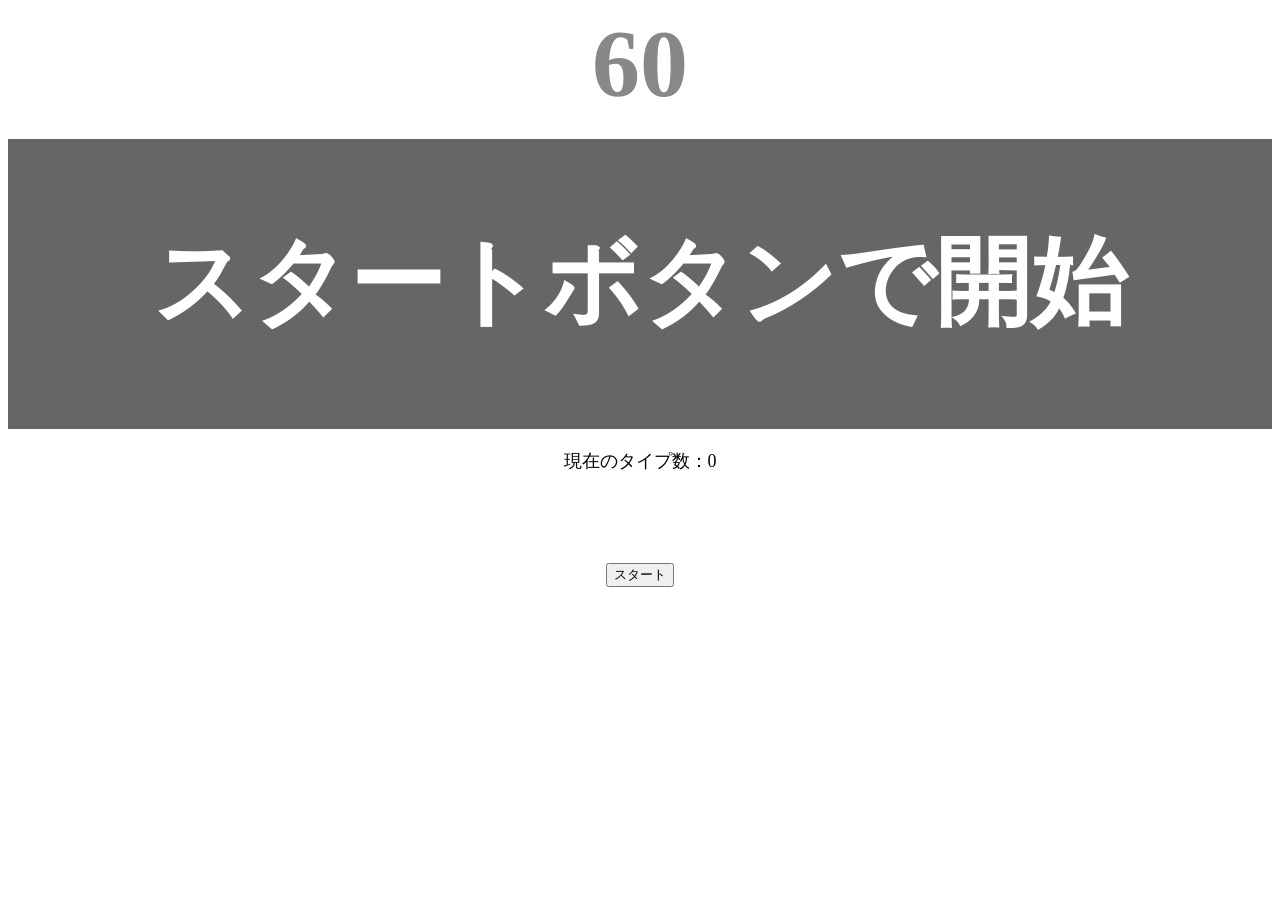
<file: kadai_001/index.html>
<!DOCTYPE html>
<html lang="ja">
<head>
  <meta charset="UTF-8">
  <link rel="stylesheet" href="style.css">
  <meta name="viewport" content="width=device-width, initial-scale=1.0">
  <title>タイピングゲーム</title>
  <meta name="description" content="【JavaScript応用編】簡易的なタイピングゲームです。">
</head>
<body>
  <p id="count" class="count">60</p>
  <div id="wrap" class="wrap">
    <span id="typed" class="typed"></span><span id="untyped"></span>
  </div>
  
  <p id="score">現在のタイプ数：0</p>
  <button id="start">スタート</button>
  <script type="text/javascript" src="main.js"></script>
  
</body>
</html>
</file>
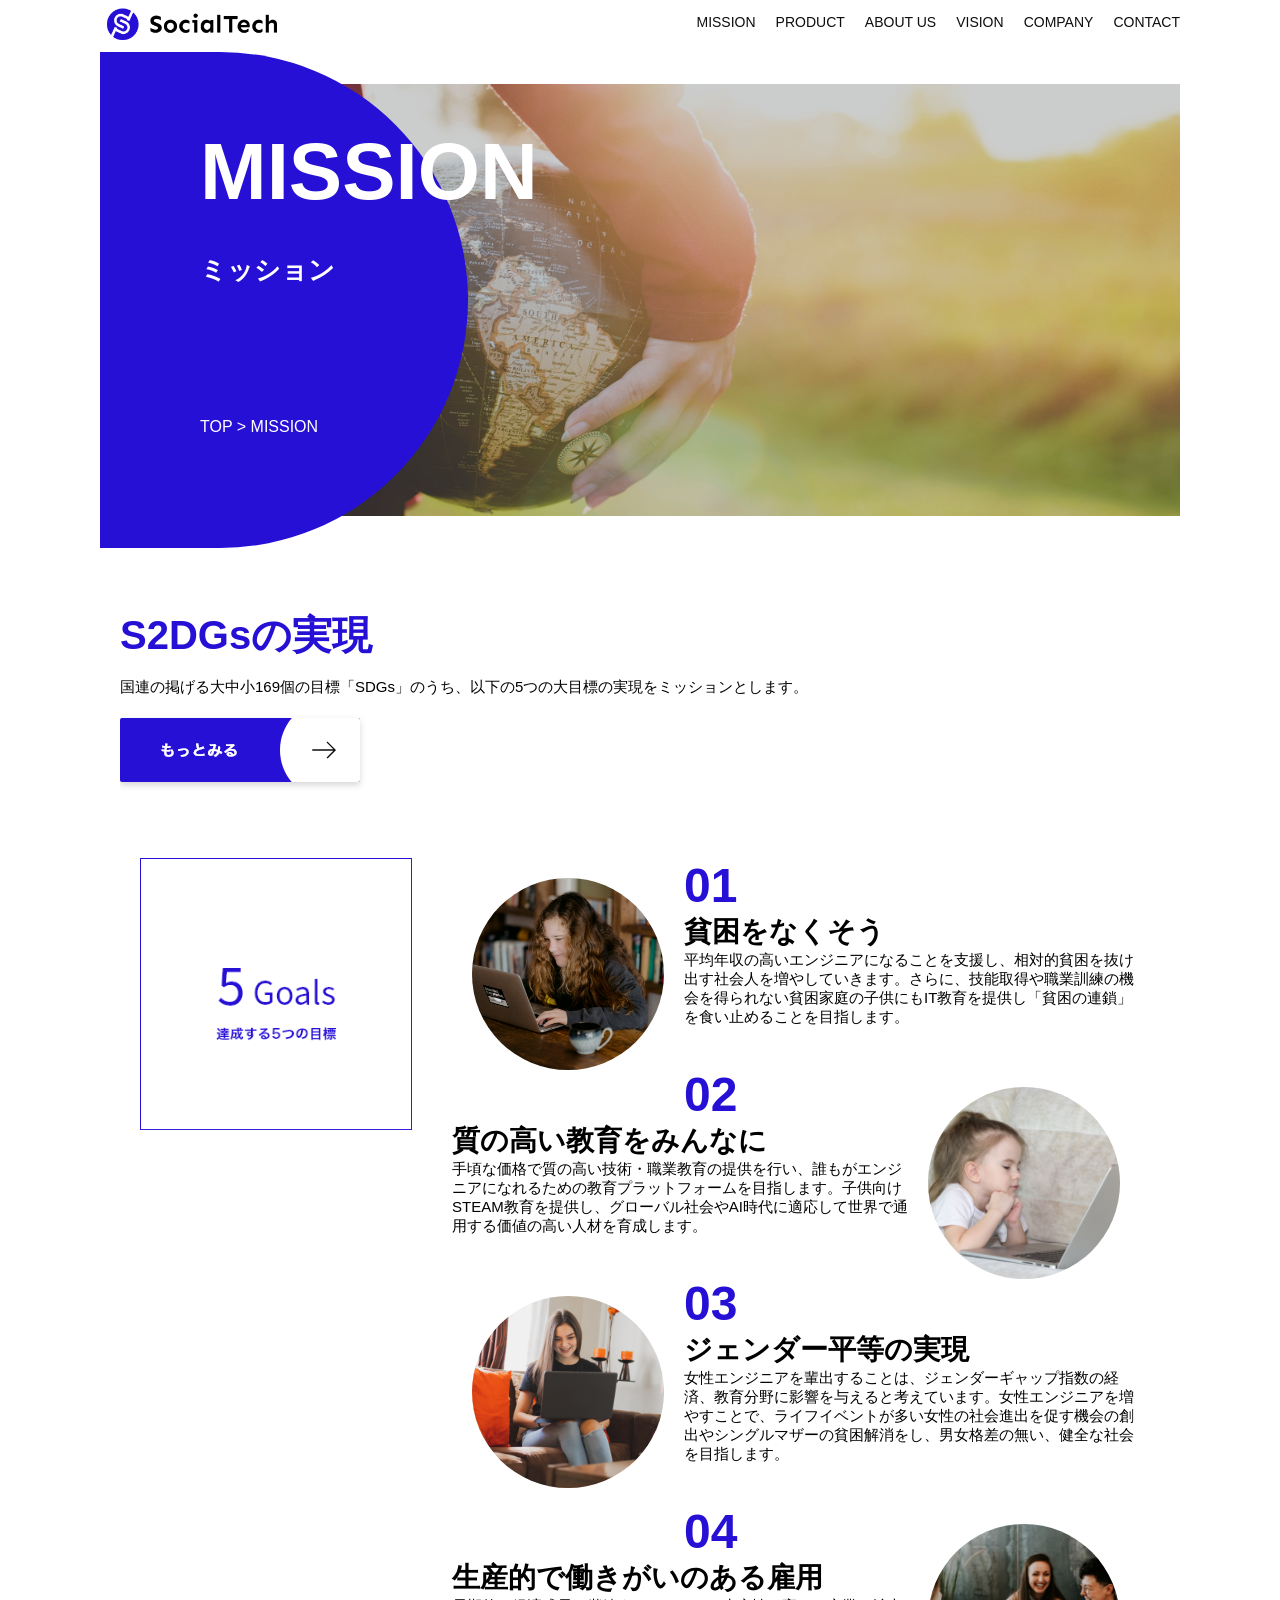
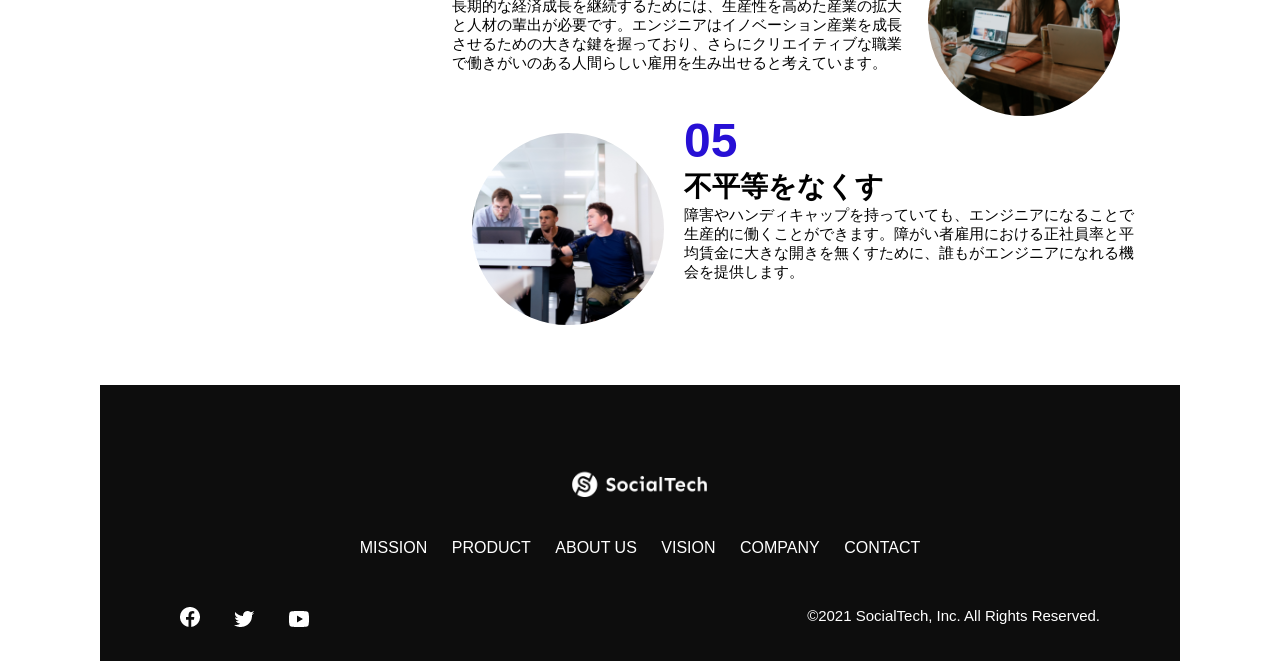
<file: kadai_tutorial_output/mission.html>
<!DOCTYPE html>
<html>
  <head>
    <title>SocialTech - MISSION ミッション -</title>
    <meta charset="utf-8">
    <meta name="description" content="SocialTechが目指す5つの目標（S2DGs）を紹介します">
    <meta name="viewport" content="width=device-width, initial-scale=1.0">
    <link rel="stylesheet" href="style.css">
  </head>

  <body>
    <!-- ヘッダー -->
    <header>
      <!-- ロゴ -->
      <a href="index.html" id="logo">
        <img src="images/logo.png" alt="トップページに戻る">
      </a>

      <!-- PC用ナビゲーション -->
      <nav id="nav-pc">
        <ul>
          <li><a href="mission.html">MISSION</a></li>
          <li><a href="product.html">PRODUCT</a></li>
          <li><a href="index.html#aboutus">ABOUT US</a></li>
          <li><a href="index.html#vision">VISION</a></li>
          <li><a href="index.html#company">COMPANY</a></li>
          <li><a href="index.html#contact">CONTACT</a></li>
        </ul>
      </nav>

      <!-- スマホ用メニューボタン -->
      <button id="menu-sp" onclick="document.getElementById('nav-sp').style.display = 'block'">
        <img src="images/button-menu.png" alt="ナビゲーションを開く">
      </button>

      <!-- スマホ用ナビゲーション -->
      <div id="nav-sp">
        <button id="close" onclick="document.getElementById('nav-sp').style.display = 'none'">
          <img src="images/button-close.png" alt="ナビゲーションを閉じる">
        </button>

        <nav>
          <ul>
            <li>
              <a id="logo-sp" href="index.html" onclick="document.getElementById('nav-sp').style.display = 'none'"><img src="images/logo-sp.png" alt="トップページに戻る"></a>
            </li>
            <li><a class="menu" href="mission.html" onclick="document.getElementById('nav-sp').style.display = 'none'">MISSION</a></li>
            <li><a class="menu" href="product.html" onclick="document.getElementById('nav-sp').style.display = 'none'">PRODUCT</a></li>
            <li><a class="menu" href="index.html#aboutus" onclick="document.getElementById('nav-sp').style.display = 'none'">ABOUT US</a></li>
            <li><a class="menu" href="index.html#vision" onclick="document.getElementById('nav-sp').style.display = 'none'">VISION</a></li>
            <li><a class="menu" href="index.html#company" onclick="document.getElementById('nav-sp').style.display = 'none'">COMPANY</a></li>
            <li><a class="menu" href="index.html#contact" onclick="document.getElementById('nav-sp').style.display = 'none'">CONTACT</a></li>
          </ul>
        </nav>
        <div id="sns">
          <a href="https://www.facebook.com/sejuku2013">
            <img src="images/button-facebook.png" alt="Facebookのリンク">
          </a>
          <a href="https://twitter.com/samuraijuku">
            <img src="images/button-twitter.png" alt="Twitterのリンク">
          </a>
          <a href="https://www.youtube.com/channel/UCCFOQO5aDK0xXam4cUQXT8g">
            <img src="images/button-youtube.png" alt="YouTubeのリンク">
          </a>
        </div>
      </div>
    </header>

    <main>
      <article>
        <section id="mission-main">
          <div class="mission-main-inner">
            <div id="mission-title">
              <h1>MISSION<br><span>ミッション</span></h1>
              <p>TOP > MISSION</p>
            </div>
          </div>
        </section>

        <section id="mission-s2dgs">
          <h2 class="mission-h2">S2DGsの実現</h2>
          <p>国連の掲げる大中小169個の目標「SDGs」のうち、以下の5つの大目標の実現をミッションとします。</p>
          <img class="button-more" src="images/button-more.png" alt="もっとみる">
        </section>

        <section id="mission-five-goals">
          <div class="five-goals-image">
            <img src="images/mission/mission-5goals.png" alt="5Goals">
          </div>
          <div class="five-goals-read">
            <div>
              <img class="fivegoals-image-left" src="images/mission/mission-5goals01.png" alt="PCを操作する女の子">
              <span class="fivegoals-number">01</span>
              <h3 class="fivegoals-h3">貧困をなくそう</h3>
              <p class="fivegoals-p">平均年収の高いエンジニアになることを支援し、相対的貧困を抜け出す社会人を増やしていきます。さらに、技能取得や職業訓練の機会を得られない貧困家庭の子供にもIT教育を提供し「貧困の連鎖」を食い止めることを目指します。</p>
            </div>
            <div>
              <img class="fivegoals-image-right" src="images/mission/mission-5goals02.png" alt="PCを見つめる小さい女の子">
              <span class="fivegoals-number">02</span>
              <h3 class="fivegoals-h3">質の高い教育をみんなに</h3>
              <p class="fivegoals-p">手頃な価格で質の高い技術・職業教育の提供を行い、誰もがエンジニアになれるための教育プラットフォームを目指します。子供向けSTEAM教育を提供し、グローバル社会やAI時代に適応して世界で通用する価値の高い人材を育成します。</p>
            </div>
            <div>
              <img class="fivegoals-image-left" src="images/mission/mission-5goals03.png" alt="PCを操作する女性">

              <span class="fivegoals-number">03</span>
              <h3 class="fivegoals-h3">ジェンダー平等の実現</h3>
              <p class="fivegoals-p">女性エンジニアを輩出することは、ジェンダーギャップ指数の経済、教育分野に影響を与えると考えています。女性エンジニアを増やすことで、ライフイベントが多い女性の社会進出を促す機会の創出やシングルマザーの貧困解消をし、男女格差の無い、健全な社会を目指します。</p>
            </div>
            <div>
              <img class="fivegoals-image-right" src="images/mission/mission-5goals04.png" alt="笑顔で話し合う3人の男女">
              <span class="fivegoals-number">04</span>
              <h3 class="fivegoals-h3">生産的で働きがいのある雇用</h3>
              <p class="fivegoals-p">長期的な経済成長を継続するためには、生産性を高めた産業の拡大と人材の輩出が必要です。エンジニアはイノベーション産業を成長させるための大きな鍵を握っており、さらにクリエイティブな職業で働きがいのある人間らしい雇用を生み出せると考えています。</p>
            </div>
            <div>
              <img class="fivegoals-image-left" src="images/mission/mission-5goals05.png" alt="障害を持つ男性が生き生きと働く様子">
              <span class="fivegoals-number">05</span>
              <h3 class="fivegoals-h3">不平等をなくす</h3>
              <p class="fivegoals-p">障害やハンディキャップを持っていても、エンジニアになることで生産的に働くことができます。障がい者雇用における正社員率と平均賃金に大きな開きを無くすために、誰もがエンジニアになれる機会を提供します。</p>
            </div>
          </div>
        </section>
      </article>
    </main>

    <footer>
      <div id="footer-logo">
        <img src="images/logo-sp.png" alt="SocialTech">
      </div>
      <div id="footer-link">
        <a href="mission.html">MISSION</a>
        <a href="product.html">PRODUCT</a>
        <a href="index.html#aboutus">ABOUT US</a>
        <a href="index.html#vision">VISION</a>
        <a href="index.html#company">COMPANY</a>
        <a href="index.html#contact">CONTACT</a>
      </div>
      <div id="sns-footer">
        <div class="sns-btns">
          <a href="https://www.facebook.com/sejuku2013"><img src="images/button-facebook.png" alt="Facebookのリンク"></a>
          <a href="https://twitter.com/samuraijuku"><img src="images/button-twitter.png" alt="Twitterのリンク"></a>
          <a href="https://www.youtube.com/channel/UCCFOQO5aDK0xXam4cUQXT8g"><img src="images/button-youtube.png" alt="YouTubeのリンク"></a>
        </div>
        <p id="copyright">&copy;2021 SocialTech, Inc. All Rights Reserved.</p>
      </div>
    </footer>

  </body>
</html>
</file>
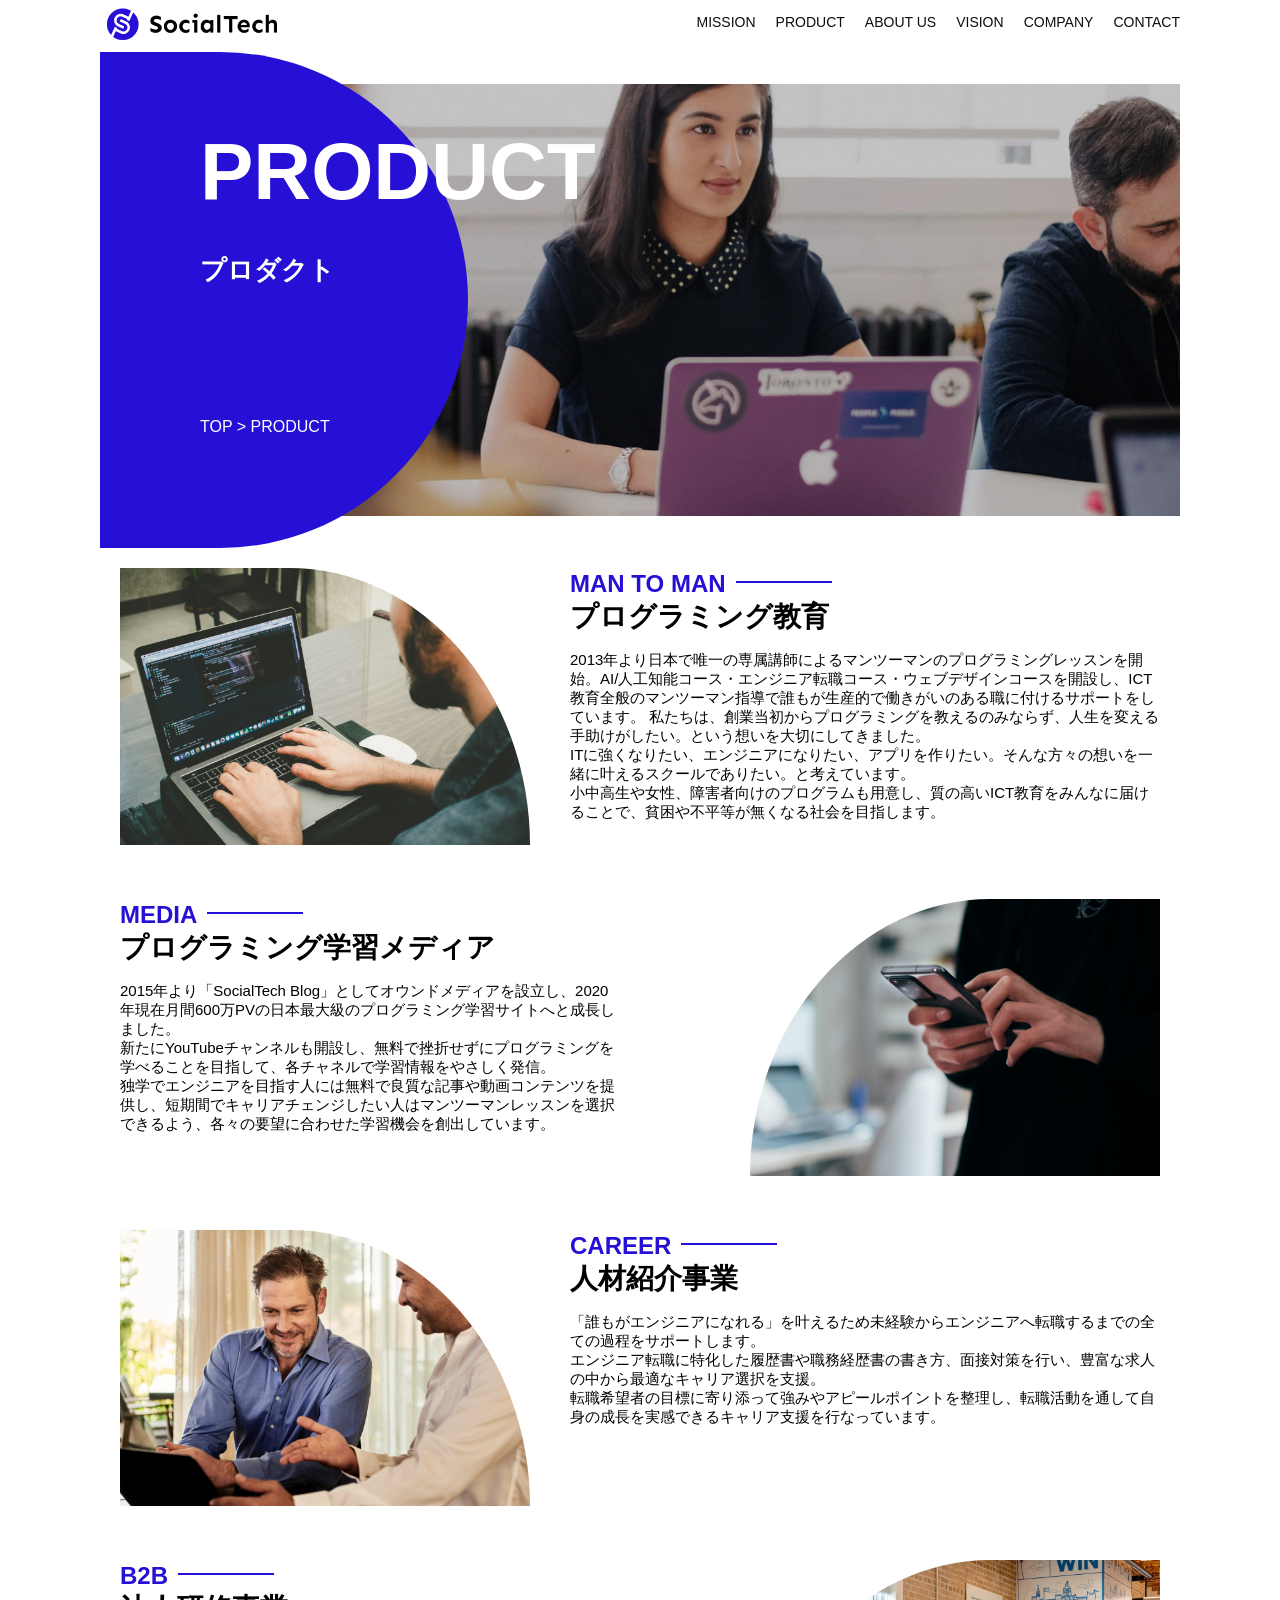
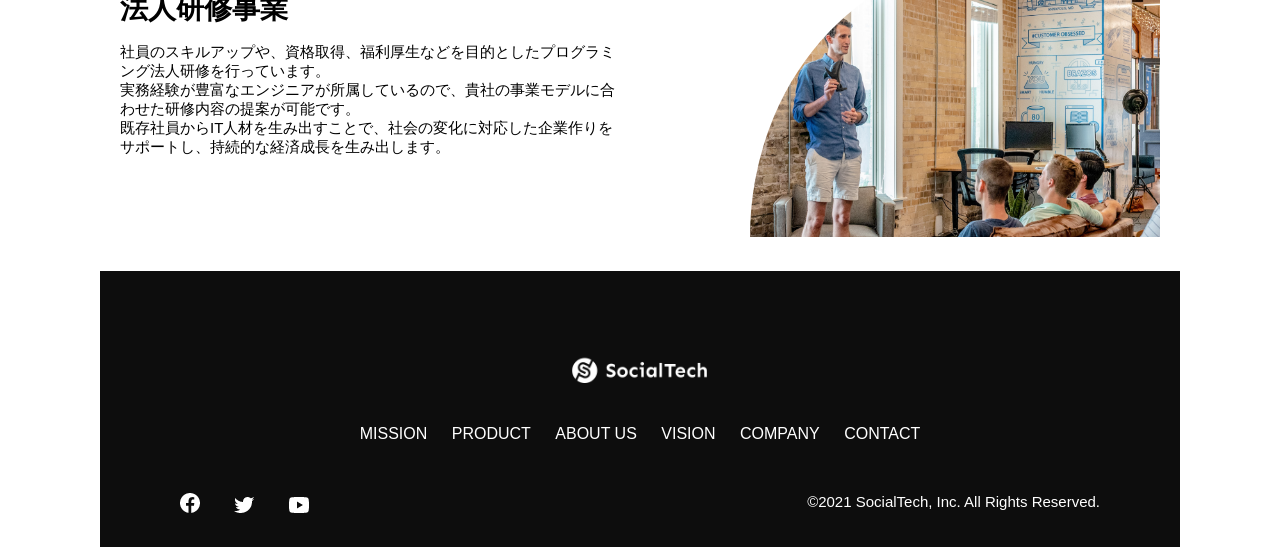
<file: kadai_tutorial_output/product.html>
<!DOCTYPE html>
<html>
  <head>
    <title>SocialTech -PRODUCT プロダクト-</title>
    <meta charset="utf-8">
    <meta name="description" content="SocialTechの4つのプロダクトを紹介します">
    <meta name="viewport" content="width=device-width, initial-scale=1.0">
    <link rel="stylesheet" href="style.css">
  </head>

  <body>
    <!-- ヘッダー -->
    <header>
      <!-- ロゴ -->
      <a href="index.html" id="logo">
        <img src="images/logo.png" alt="トップページに戻る">
      </a>

      <!-- PC用ナビゲーション -->
      <nav id="nav-pc">
        <ul>
          <li><a href="mission.html">MISSION</a></li>
          <li><a href="product.html">PRODUCT</a></li>
          <li><a href="index.html#aboutus">ABOUT US</a></li>
          <li><a href="index.html#vision">VISION</a></li>
          <li><a href="index.html#company">COMPANY</a></li>
          <li><a href="index.html#contact">CONTACT</a></li>
        </ul>
      </nav>

      <!-- スマホ用メニューボタン -->
      <button id="menu-sp" onclick="document.getElementById('nav-sp').style.display = 'block'">
        <img src="images/button-menu.png" alt="ナビゲーションを開く">
      </button>

      <!-- スマホ用ナビゲーション -->
      <div id="nav-sp">
        <button id="close" onclick="document.getElementById('nav-sp').style.display = 'none'">
          <img src="images/button-close.png" alt="ナビゲーションを閉じる">
        </button>

        <nav>
          <ul>
            <li>
              <a id="logo-sp" href="index.html" onclick="document.getElementById('nav-sp').style.display = 'none'"><img src="images/logo-sp.png" alt="トップページに戻る"></a>
            </li>
            <li><a class="menu" href="mission.html" onclick="document.getElementById('nav-sp').style.display = 'none'">MISSION</a></li>
            <li><a class="menu" href="product.html" onclick="document.getElementById('nav-sp').style.display = 'none'">PRODUCT</a></li>
            <li><a class="menu" href="index.html#aboutus" onclick="document.getElementById('nav-sp').style.display = 'none'">ABOUT US</a></li>
            <li><a class="menu" href="index.html#vision" onclick="document.getElementById('nav-sp').style.display = 'none'">VISION</a></li>
            <li><a class="menu" href="index.html#company" onclick="document.getElementById('nav-sp').style.display = 'none'">COMPANY</a></li>
            <li><a class="menu" href="index.html#contact" onclick="document.getElementById('nav-sp').style.display = 'none'">CONTACT</a></li>
          </ul>
        </nav>
        <div id="sns">
          <a href="https://www.facebook.com/sejuku2013">
            <img src="images/button-facebook.png" alt="Facebookのリンク">
          </a>
          <a href="https://twitter.com/samuraijuku">
            <img src="images/button-twitter.png" alt="Twitterのリンク">
          </a>
          <a href="https://www.youtube.com/channel/UCCFOQO5aDK0xXam4cUQXT8g">
            <img src="images/button-youtube.png" alt="YouTubeのリンク">
          </a>
        </div>
      </div>
    </header>

    <main>
      <article>
        <section id="product-main">
          <div class="product-main-inner">
            <div id="product-title">
              <h1>PRODUCT<br><span>プロダクト</span></h1>
              <p>TOP > PRODUCT</p>
            </div>
          </div>
        </section>

        <section class="product-section product-section-left">
          <div class="product-section-img">
            <img src="images/product/product-mantoman.png" alt="PCでコードを書く男性">
          </div>
          <div class="product-read">
            <h2 class="product-h2">MAN TO MAN</h2>
            <h3 class="product-h3">プログラミング教育</h3>
            <p>
              2013年より日本で唯一の専属講師によるマンツーマンのプログラミングレッスンを開始。AI/人工知能コース・エンジニア転職コース・ウェブデザインコースを開設し、ICT教育全般のマンツーマン指導で誰もが生産的で働きがいのある職に付けるサポートをしています。 私たちは、創業当初からプログラミングを教えるのみならず、人生を変える手助けがしたい。という想いを大切にしてきました。<br>ITに強くなりたい、エンジニアになりたい、アプリを作りたい。そんな方々の想いを一緒に叶えるスクールでありたい。と考えています。<br>小中高生や女性、障害者向けのプログラムも用意し、質の高いICT教育をみんなに届けることで、貧困や不平等が無くなる社会を目指します。
            </p>
          </div>
        </section>

        <section class="product-section product-section-right">
          <div class="product-read">
            <h2 class="product-h2">MEDIA</h2>
            <h3 class="product-h3">プログラミング学習メディア</h3>
            <p>2015年より「SocialTech Blog」としてオウンドメディアを設立し、2020年現在月間600万PVの日本最大級のプログラミング学習サイトへと成長しました。<br>新たにYouTubeチャンネルも開設し、無料で挫折せずにプログラミングを学べることを目指して、各チャネルで学習情報をやさしく発信。<br>独学でエンジニアを目指す人には無料で良質な記事や動画コンテンツを提供し、短期間でキャリアチェンジしたい人はマンツーマンレッスンを選択できるよう、各々の要望に合わせた学習機会を創出しています。</p>
          </div>
          <div class="product-section-img">
            <img src="images/product/product-media.png" alt="スマートフォンを操作する人">
          </div>
        </section>

        <section class="product-section product-section-left">
          <div class="product-section-img">
            <img src="images/product/product-career.png" alt="笑顔で話し合う2人の男性">
          </div>
          <div class="product-read">
            <h2 class="product-h2">CAREER</h2>
            <h3 class="product-h3">人材紹介事業</h3>
            <p>「誰もがエンジニアになれる」を叶えるため未経験からエンジニアへ転職するまでの全ての過程をサポートします。<br>エンジニア転職に特化した履歴書や職務経歴書の書き方、面接対策を行い、豊富な求人の中から最適なキャリア選択を支援。<br>転職希望者の目標に寄り添って強みやアピールポイントを整理し、転職活動を通して自身の成長を実感できるキャリア支援を行なっています。<br></p>
          </div>
        </section>

        <section class="product-section product-section-right">
          <div class="product-read">
            <h2 class="product-h2">B2B</h2>
            <h3 class="product-h3">法人研修事業</h3>
            <p>社員のスキルアップや、資格取得、福利厚生などを目的としたプログラミング法人研修を行っています。<br>実務経験が豊富なエンジニアが所属しているので、貴社の事業モデルに合わせた研修内容の提案が可能です。<br>既存社員からIT人材を生み出すことで、社会の変化に対応した企業作りをサポートし、持続的な経済成長を生み出します。</p>
          </div>
          <div class="product-section-img">
            <img src="images/product/product-b2b.png" alt="講演中の男性とそれを聴く人々">
          </div>
        </section>
      </article>
    </main>

    <footer>
      <div id="footer-logo">
        <img src="images/logo-sp.png" alt="SocialTech">
      </div>
      <div id="footer-link">
        <a href="mission.html">MISSION</a>
        <a href="product.html">PRODUCT</a>
        <a href="index.html#aboutus">ABOUT US</a>
        <a href="index.html#vision">VISION</a>
        <a href="index.html#company">COMPANY</a>
        <a href="index.html#contact">CONTACT</a>
      </div>
      <div id="sns-footer">
        <div class="sns-btns">
          <a href="https://www.facebook.com/sejuku2013"><img src="images/button-facebook.png" alt="Facebookのリンク"></a>
          <a href="https://twitter.com/samuraijuku"><img src="images/button-twitter.png" alt="Twitterのリンク"></a>
          <a href="https://www.youtube.com/channel/UCCFOQO5aDK0xXam4cUQXT8g"><img src="images/button-youtube.png" alt="YouTubeのリンク"></a>
        </div>
        <p id="copyright">&copy;2021 SocialTech, Inc. All Rights Reserved.</p>
      </div>
    </footer>
    
  </body>
</html>
</file>
<file: kadai_001/style.css>
body {
  font-size: 6em;
  text-align: center;
}

.count {
  margin: 0;
  font-weight: bold;
  color: #888;
}

.wrap {
  margin-top: 20px;
  padding: 80px 40px;
  background-color: #666;
  font-weight: bold;
  color: #fff;
}

.typed {
  color: lightgreen;
}

.mistyped {
  background-color: red;
}

#score {
  margin-top: 20px;
  font-size: 18px;
  text-align: center;
}
</file>
<file: kadai_tutorial_output/style.css>
/* PC、スマホ共通スタイル */
* {
  box-sizing: border-box;
}

p {
  font-size: 15px;
}

body {
  max-width: 1080px;
  margin: 0 auto 0 auto;
  font-family: "Source Sans Pro", "Hiragino Kaku Gothic ProN", Meiryo, Arial, sans-serif;
}
.carousel {
   margin: 0 20px 0 20px;
 }
 
 .carouselImg {
   width: 100%;
 }

/* ヘッダー */
header {
  display: flex;
  justify-content: space-between;
}

/* ナビゲーションのレイアウト */
#nav-pc {
  font-size: 14px;
}

#nav-pc ul {
  display: flex;
  padding-left: 0;
}

#nav-pc li {
  list-style: none;
}

/* ナビゲーションのリンクの装飾設定 */
#nav-pc a {
  text-decoration: none;
  margin-left: 20px;
  color: #0d0d0d;
}

#nav-pc a:hover {
  text-decoration: underline;
}

/* スマホ用ナビを非表示 */
#nav-sp,
#menu-sp {
  display: none;
}

/* メインビジュアル*/
#main-visual {
  position: relative;
  height: 400px;
}

#main-message {
  position: absolute;
  top: 0;
  left: 0;
  background-color: #2710d5;
  color: #ffffff;
  border-radius: 0 0 476px 0;
  max-width: 620px;
  height: 100%;
  width: 100%;
  z-index: 11;
}

#main-message h1 {
  font-size: 60px;
  margin: 100px 0 0 50px;
}

#main-message > p {
  font-size: 28px;
  margin: 0 0 0 50px;
}

#main-visual > img {
  max-width: 620px;
  border-radius: 476px 0 0 0;
  position: absolute;
  top: 0;
  right: 0;
  z-index: 10;
}

/*見出し*/
h2 {
  margin: 40px 0 0 0;
}

h2::after {
  content: url("images/line.png");
  margin-left: 10px;
}

h3 {
  font-size: 27px;
}

/* ミッション */
#mission {
  margin: 80px auto 80px auto;
}

#mission-flex {
  display: flex;
}

#mission-flex > div {
  width: 50%;
  margin: 20px;
}

#mission-photo {
  width: 100%;
}

#s2dgs {
  margin-top: 50px;
  width: 100%;
}

/* プロダクト */
#product {
  background-color: #fafafa;
  margin: 80px 0 80px 0;
  padding: 10px 40px 0px 40px;
}

/* 外枠 */
#product .product-flex {
  margin-top: 40px;
  display: flex;
}

/* 左のカラム */
#product-left {
  width: 50%;
  margin-right: 20px;
}

/* 右のカラム */
#product-right {
  width: 50%;
  margin-left: 20px;
  margin-top: 80px;
}

/* 写真＋説明の枠 */
#product-left > div {
  position: relative;
  height: 480px;
  margin-right: 20px;
}

#product-right > div {
  position: relative;
  height: 480px;
  margin-left: 20px;
}

/* 写真*/
.product-photo {
  width: 100%;
}

/* 説明文の枠 */
.product-explain {
  background-color: #ffffff;
  position: absolute;
  left: 0;
  bottom: 50px;
  margin: 0 40px 0 40px;
  padding: 20px;
  box-shadow: 5px 5px 10px rgba(0, 0, 0, 0.05);
}

/* 説明文の英語 */
.product-explain > span {
  color: #2710d5;
  font-weight: bold;
  font-size: 16px;
  margin: 0px;
}

/* 説明文の見出し */
.product-explain > h3 {
  margin: 5px 0 5px 0;
}

/* 説明文 */
.product-explain > p {
  font-size: 14px;
  margin: 0;
}

/* もっと見るボタン */
#product-more {
  text-align: center;
}

#product-more a {
  position: relative;
  bottom: -42px;
}

/* ABOUT US */
#aboutus {
  margin: 80px auto 80px auto;
}

/* ３つの組織文化と写真を入れる枠 */
#aboutus > div {
  display: flex;
}

/* 写真 */
.culture-img {
  width: 50%;
  align-self: flex-start;
}

.culture-img2 {
  margin-top: 50px;
  width: 100%;
}

/* 3つの組織文化の表 */
.culture-table {
  margin-right: 50px;
}

/* 番号 */
.culture-num {
  font-size: 80px;
  color: #2710d5;
  padding: 0 20px 0 0;
}

/* 見出し */
.culture-table th {
  text-align: left;
  font-size: 28px;
  font-weight: bold;
}

/* 組織文化英語 */
.culture-en {
  color: #2710d5;
  font-size: 24px;
}

/* 説明文 */
.culture-description {
  margin: 0;
}

/* ビジョン */
#vision {
  margin: 80px auto 80px auto;
}

/* セクション内の外枠*/
#vision > div {
  display: flex;
  justify-content: space-between;
  flex-wrap: wrap;
}

/*7つの行動指針の枠*/
.vision-box {
  width: 300px;
  height: 300px;
  margin-bottom: 30px;
  position: relative;
}

.vision-box > img {
  width: 100%;
  position: relative;
  z-index: 30;
}

.vision-box > div {
  position: absolute;
  top: 0;
  left: 0;
  z-index: 31;
  margin-right: 20px;
}

.vision-box > div > h4 {
  color: #2710d5;
  font-size: 19px;
  margin: 80px 0 0 0;
}

.vision-box > div > h4::first-letter {
  font-size: 40px;
}

.vision-box > div > h5 {
  font-size: 20px;
  margin: 0 0 0 0;
}

.vision-box > div > p {
  margin: 10px 0 0 0;
}

/*会社概要*/
#company {
  margin: 80px auto 80px auto;
}

#company-table {
  width: 100%;
}

.tableheader {
  text-align: left;
  padding: 20px;
  border-bottom-color: #2710d5;
  border-bottom-width: 1px;
  border-bottom-style: solid;
  width: 100px;
}

.tableheader-first {
  border-top-color: #2710d5;
  border-top-width: 1px;
  border-top-style: solid;
}

.cell {
  padding: 30px;
  border-bottom-color: #ececec;
  border-bottom-width: 1px;
  border-bottom-style: solid;
}

.cell-first {
  border-top-color: #ececec;
  border-top-width: 1px;
  border-top-style: solid;
}

#company > iframe {
  width: 100%;
  height: 368px;
  margin-top: 40px;
}

/* お問い合わせ */
#contact {
  margin: 80px auto 80px auto;
}

/* 外枠 */
#contact > form > div {
  display: flex;
  flex-direction: row;
  flex-wrap: wrap;
  padding-bottom: 30px;
}

/* 左列　見出し */
.contact-heading {
  width: 240px;
  align-self: center;
}

/* 見出しのラベル */
.contact-label {
  font-weight: bold;
}

/* 必須 */
.contact-span {
  color: #ce2222;
  margin: 0 0 0 20px;
  font-weight: bold;
}

/* テキストボックス */
.contact-textbox {
  border-top: 0px;
  border-left: 0px;
  border-right: 0px;
  border-bottom-width: 1px;
  border-bottom-color: #707070;
  border-style: solid;
  background-color: #fafafa;
  height: 56px;
  width: 400px;
}

/* お問い合わせ内容のテキストエリア */
.contact-textarea {
  border-top: 0px;
  border-left: 0px;
  border-right: 0px;
  border-bottom-width: 1px;
  border-bottom-color: #707070;
  background-color: #fafafa;
  width: 400px;
  height: 200px;
}

/* 個人情報の取り扱い */
#contact dt {
  font-weight: bold;
}

#contact dd {
  margin: 0 0 16px 0;
}

#contact dd p {
  margin: 0;
}

#contact dd ul {
  padding-left: 0;
}

#contact dd li {
  margin-bottom: 0;
  list-style: none;
}

/* フッター */
footer {
  background-color: #0d0d0d;
  text-align: center;
  padding: 80px 80px 30px 80px;
}

#footer-logo {
  margin-bottom: 30px;
}

#footer-link {
  margin-bottom: 50px;
}

#footer-link > a {
  text-decoration: none;
  margin: 10px;
  color: #ffffff;
}

#footer-link > a:hover {
  text-decoration: underline;
}

#sns-footer {
  display: flex;
  justify-content: space-between;
}

#sns-footer a {
  margin-right: 30px;
}

#copyright {
  color: #ffffff;
  margin: 0;
}

/* mission.html用スタイル */
/* ミッションのメインビジュアル */
.mission-main-inner {
  background-image: url("images/mission/mission-main.png");
  background-repeat: no-repeat;
  background-position-y: center;
}

#mission-title {
  background-color: #2710d5;
  width: 368px;
  color: #ffffff;
  height: 496px;
  border-radius: 0 248px 248px 0;
  position: relative;
}

#mission-title h1 {
  position: absolute;
  top: 0;
  left: 100px;
  font-size: 80px;
  line-height: 1;
}

#mission-title h1 span {
  font-size: 26px;
}

#mission-title > p {
  position: absolute;
  top: 350px;
  left: 100px;
  font-size: 16px;
}

/* ミッションページ　S2DGSの設定 */
#mission-s2dgs {
  padding: 20px;
}

.mission-h2 {
  color: #2710d5;
  font-size: 40px;
}

.mission-h2::after {
  content: none;
}

/* ミッションページ　5つのゴールの設定 */
#mission-five-goals {
  padding: 20px;
  display: flex;
}

#mission-five-goals .five-goals-image {
  width: 30%;
  padding: 20px;
}

#mission-five-goals .five-goals-image img {
  width: 100%;
}

#mission-five-goals .five-goals-read {
  width: 70%;
  padding: 20px;
}

#mission-five-goals .five-goals-read > div {
  margin-bottom: 40px;
}

.fivegoals-image-right {
  float: right;
  margin: 20px;
}

.fivegoals-image-left {
  float: left;
  margin: 20px;
}

.fivegoals-number {
  color: #2710d5;
  font-size: 48px;
  font-weight: bold;
  margin: 0;
}

.fivegoals-h3 {
  font-size: 28px;
  margin: 0;
}

.fivegoals-p {
  margin: 0;
}

/* プロダクトページ */
.product-main-inner {
  background-image: url("images/product/product-main.png");
  background-repeat: no-repeat;
  background-position-y: center;
}

#product-title {
  background-color: #2710d5;
  width: 368px;
  color: #ffffff;
  height: 496px;
  border-radius: 0 248px 248px 0;
  position: relative;
}

#product-title h1 {
  position: absolute;
  top: 0;
  left: 100px;
  font-size: 80px;
  line-height: 1;
}

#product-title h1 span {
  font-size: 26px;
}

#product-title > p {
  position: absolute;
  top: 350px;
  left: 100px;
  font-size: 16px;
}

/* セクション */
.product-section {
  display: flex;
  padding: 20px 20px 0;
}

.product-section .product-section-img {
  width: 450px;
}

/* 右が画像のセクション*/
.product-section-left .product-section-img img {
  width: 100%;
  padding: 0 40px 30px 0;
  border-radius: 0 432px 0 0;
}

.product-section-left .product-read {
  width: 50%;
  flex-grow: 1;
}

.product-section-left .product-read p {
  margin-bottom: 0;
}

/* 右が画像のセクション*/
.product-section-right {
  justify-content: space-between;
}

.product-section-right .product-section-img img {
  width: 100%;
  padding: 0 0 30px 40px;
  border-radius: 432px 0 0 0;
}

.product-section-right .product-read {
  width: 500px;
}

.product-h2 {
  color: #2710d5;
  font-size: 24px;
  margin: 0;
}

.product-h3 {
  font-size: 28px;
  margin: 0;
}

/*====================
 スマートフォン用のスタイル
=====================*/
@media screen and (max-width: 767px) {
  /* スマホ用カルーセル設定 */
   .carousel {
     margin: 0;
   }
  /* PC用ナビゲーション非表示 */
  #nav-pc {
    display: none;
  }

  /* ハンバーガーメニュー */
  #menu-sp {
    display: block;
    background-color: transparent;
    /* float: right; */
    padding: 0;
    border: none;
    position: absolute;
     top: 0px;
     right: 0px;
  }

  /* スマホ用ナビゲーションの表示切替*/
  /* 初期状態、レイアウトと非表示設定 */
  #nav-sp {
    background-color: #2710d5;
    position: fixed;
    left: 0;
    top: 0;
    height: 100%;
    width: 100%;
    display: none;
    z-index: 100;
  }

  /* ×ボタン */
  #close {
    position: absolute;
    top: 20px;
    right: 20px;
    background-color: transparent;
    border: none;
  }

  #nav-sp nav ul {
    padding-left: 0;
  }

  #nav-sp nav li {
    list-style: none;
  }

  /* ナビゲーションメニュー用ロゴ */
  #logo-sp {
    margin: 80px 0 30px 20px;
  }

  /* ナビゲーションのリンクの装飾設定 */
  #nav-sp nav a {
    display: block;
    color: #ffffff;
  }

  #nav-sp nav a:hover {
    text-decoration: underline;
  }

  #nav-sp .menu {
    text-decoration: none;
    margin: 0 20px 0 20px;
    height: 44px;
    font-size: 16px;
    background-image: url("images/arrow.png");
    background-repeat: no-repeat;
    background-position: right top;
  }

  #sns {
    position: absolute;
    bottom: 20px;
    left: 20px;
  }

  #sns > a {
    margin-right: 30px;
  }

  /* メインビジュアル */
  #main-visual {
    position: relative;
    height: 470px;
  }

  #main-visual > div {
    text-align: center;
    height: 280px;
  }

  #main-visual h1 {
    font-size: 28px;
    margin: 90px 0 0 0;
  }

  #main-visual > div > p {
    margin: 0;
    font-size: 15px;
  }

  #main-visual > img {
    width: 100%;
    border-radius: 476px 0 0 0;
    top: auto;
    bottom: 0;
  }

  /*見出し*/
  h2 {
    margin: 15px 0 15px 0;
  }
  
  h3 {
    font-size: 24px;
    margin: 10px 0 0 0;
  }

  /* ミッション */
  #mission {
    margin: 20px 0 20px 0;
    padding: 0 20px 0 20px;
  }

  #mission-flex {
    flex-direction: column;
  }

  #mission-flex > div {
  width: 100%;
  margin: 0;
}

  /* プロダクト */
  #product {
    margin: 0;
    padding: 10px 20px 0 20px;
  }

  /* 外枠 */
  #product .product-flex {
    flex-direction: column;
    margin-top: 0;
  }

  /* 左右のカラム　スマホでは縦並び */
  #product-left,
  #product-right {
    width: 100%;;
    margin: 0;
  }

  /* 写真＋説明の枠 */
  #product-left > div,
  #product-right > div {
    height: auto;
    margin: 0;
  }

  /* 説明文の枠 */
  .product-explain {
    position: relative;
    margin: 0;
  }

  .product-explain > h3 {
    margin: 10px 0 10px 0;
    font-size: 24px;
  }

  /* もっと見るボタン */
  #product-more {
    text-align: left;
  }

  /* ABOUT US */
  #aboutus {
    margin: 80px 20px 80px 20px;
  }

  #aboutus > div {
    flex-direction: column;
  }

  .culture-table th {
    font-size: 16px;
  }

  .culture-table {
    margin-right: 0;
    padding-right: 20px;
    order: 2;
  }

  .culture-img {
    width: 100%;
    order: 1;
  }

  .culture-img2 {
    margin-top: 0;
  }

  .culture-num {
    padding: 0;
  }

  .culture-description {
    margin: 0;
  }

  /* ビジョン */
  #vision {
    margin: 80px 20px 80px 20px;
  }

  .vision-box > img {
    position: absolute;
    top: 0;
    left: 0;
  }

  .vision-box > div > h4 {
    margin: 60px 0 0 0;
  }

  /*会社概要*/
  #company {
    margin: 0 20px 0 20px;
  }

  #company > h3 {
    margin-bottom: 20px;
  }

  .tableheader {
    width: 50px;
  }

  .cell {
    padding: 20px;
  }

  #company > iframe {
    height: 240px;
  }

  /* お問い合わせ */
  #contact {
    margin: 80px 20px 80px 20px;
  }

  #contact > h3 {
    margin-bottom: 20px;
  }

  #contact > form > div {
    flex-direction: column;
    margin-bottom: 20px;
  }

  .contact-heading {
    align-self: auto;
    margin-bottom: 20px;
  }

  .contact-textbox {
    min-width: 300px;
    width: 100%;
  }

  .contact-textarea {
    height: 150px;
    width: 100%;
  }

  .radiobutton {
    margin-bottom: 20px;
  }

  /* フッター */
  footer {
    padding: 30px 20px 50px 20px;
    text-align: left;
  }

  #footer-link > a {
    margin: 0 20px 30px 0;
    display: block;
    background-image: url("images/arrow.png");
    background-repeat: no-repeat;
    background-position: right top;
  }

  #footer-link > a:hover {
    text-decoration: underline;
  }

  #sns-footer {
    flex-direction: column;
    justify-content: flex-start;
  }

  #copyright {
    font-size: 12px;
    margin-top: 30px;
  }

  /* mission.html用スタイル */
  /* ミッションのメインビジュアル */
  #mission-main {
    height: 256px;
    margin-top: 4%;
    position: relative;
  }

  .mission-main-inner {
    height: 80%;
    background-size: cover;
  }

  #mission-title {
    width: 136px;
    height: 256px;
    position: absolute;
    top: -10%;
  }

  #mission-title h1 {
    left: 20px;
    font-size: 40px;
  }

  #mission-title h1 span {
    font-size: 18px;
  }

  #mission-title > p {
    top: 180px;
    left: 20px;
    font-size: 13px;
  }

  /* ミッションページ　S2DGSの設定 */
  .mission-h2 {
    font-size: 38px;
    margin: 0px;
  }

  .mission-h2::after {
    content: none;
  }

  #mission-s2dgs > img {
    width: 100%;
  }

  /* ミッションページ　5つのゴールの設定 */
  #mission-five-goals {
    flex-direction: column;
  }

  #mission-five-goals > div {
    padding: 0;
  }

  #mission-five-goals .five-goals-image,
  #mission-five-goals .five-goals-read {
    width: 100%;
    padding: 0;
  }

  #mission-five-goals .five-goals-read > div {
    display: flex;
    flex-direction: column;
  }

  .fivegoals-image-right,
  .fivegoals-image-left {
    align-self: center;
  }

  /* プロダクトページ */
  #product-main {
    height: 256px;
    margin-top: 4%;
    position: relative;
  }

  .product-main-inner {
    height: 80%;
    background-size: cover;
  }

  #product-title {
    width: 136px;
    height: 256px;
    position: absolute;
    top: -10%;
  }
  
  #product-title h1 {
    left: 20px;
    font-size: 40px;
  }

  #product-title h1 span {
    font-size: 18px;
  }

  #product-title > p {
    top: 180px;
    left: 20px;
    font-size: 13px;
  }

  /* セクション */
  .product-section {
    flex-direction: column;
  }

  .product-section .product-section-img {
    width: 100%;
  }
  
  .product-section .product-section-img img {
    width: 100%;
    padding: 0;
  }

  /* 右が画像のセクション*/
  .product-section-left .product-section-img img {
    border-radius: 0 300px 0 0;
  }

  .product-section-left .product-read {
    width: 100%;
    flex-grow: 1;
  }

  /* 右が画像のセクション*/
  .product-section-right .product-section-img img {
    order: 1;
    border-radius: 300px 0 0 0;
  }

  .product-section-right .product-read {
    order: 2;
    width: 100%;
  }

}
</file>
